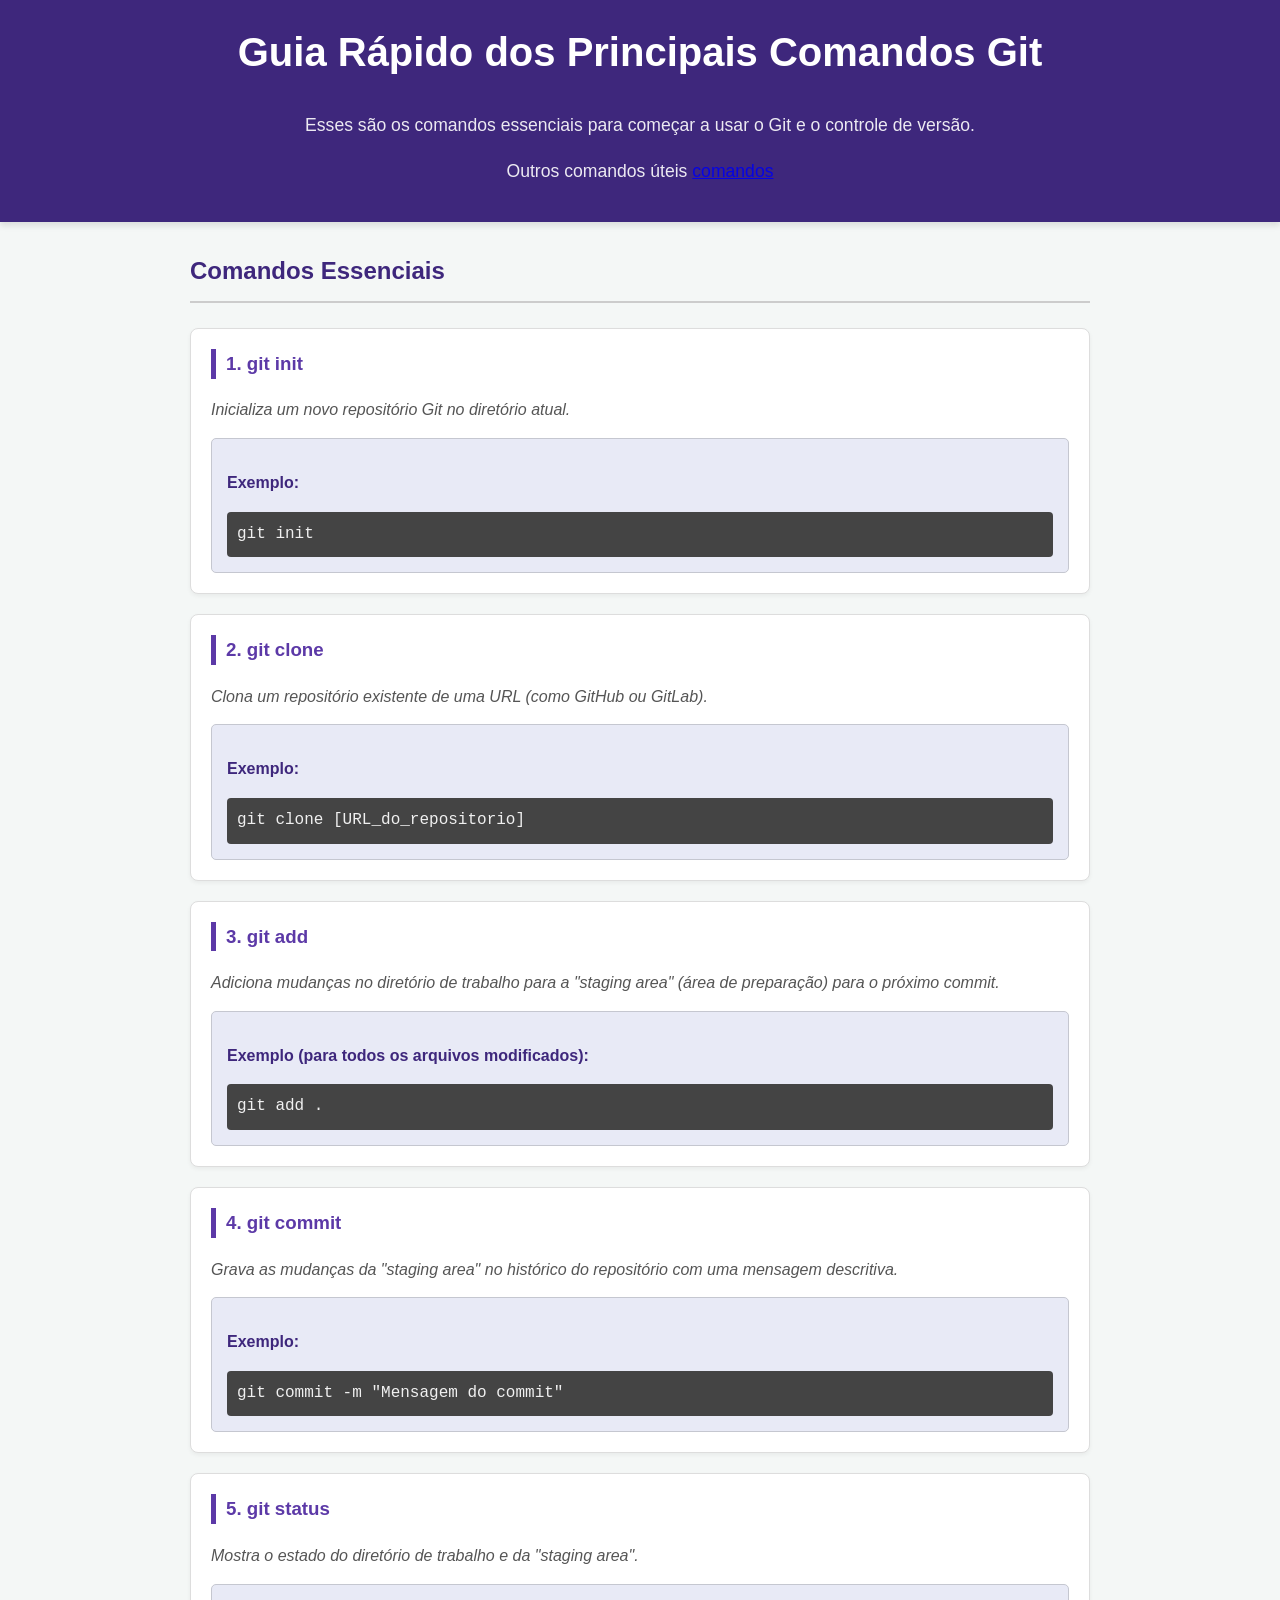
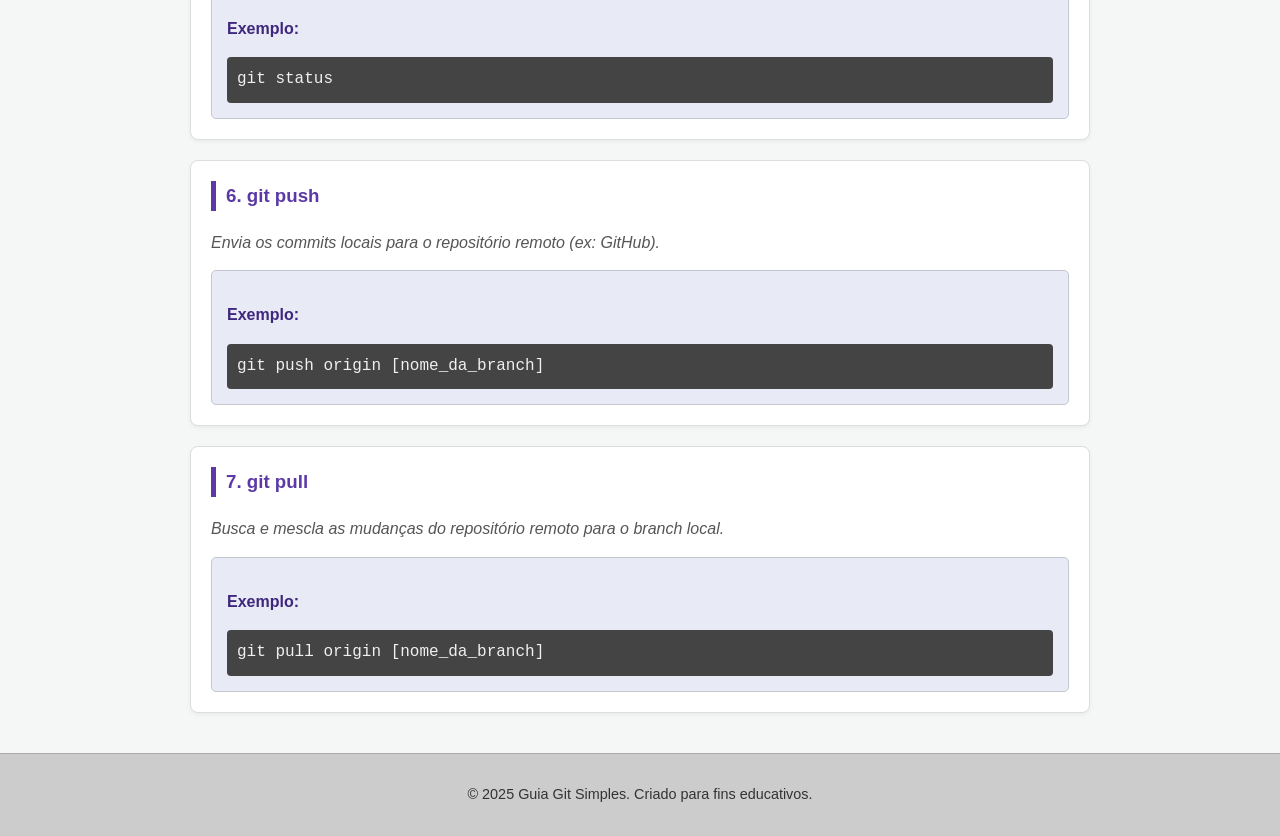
<file: index.html>
<!doctype html>
<html lang="pt-BR">
  <head>
    <meta charset="UTF-8" />
    <meta name="viewport" content="width=device-width, initial-scale=1.0" />
    <title>Guia Rápido dos Principais Comandos Git</title>
    <link rel="stylesheet" href="styles.css" />
  </head>
  <body>
    <!-- Apresentação do guia e navegação entre as páginas de comandos. -->
    <header>
      <h1>Guia Rápido dos Principais Comandos Git</h1>
      <p>Esses são os comandos essenciais para começar a usar o Git e o controle de versão.</p>
      <p>Outros comandos úteis <a href="outros.html">comandos</a></p>
    </header>

    <!-- Cada bloco associa um comando, sua finalidade e um exemplo de uso. -->
    <main>
      <section id="comandos">
        <h2>Comandos Essenciais</h2>

        <div class="comando-item">
          <h3>1. git init</h3>
          <p class="descricao">Inicializa um novo repositório Git no diretório atual.</p>
          <div class="exemplo">
            <p><strong>Exemplo:</strong></p>
            <pre><code>git init</code></pre>
          </div>
        </div>

        <div class="comando-item">
          <h3>2. git clone</h3>
          <p class="descricao">
            Clona um repositório existente de uma URL (como GitHub ou GitLab).
          </p>
          <div class="exemplo">
            <p><strong>Exemplo:</strong></p>
            <pre><code>git clone [URL_do_repositorio]</code></pre>
          </div>
        </div>

        <div class="comando-item">
          <h3>3. git add</h3>
          <p class="descricao">
            Adiciona mudanças no diretório de trabalho para a "staging area" (área de preparação)
            para o próximo commit.
          </p>
          <div class="exemplo">
            <p>
              <strong>Exemplo (para todos os arquivos modificados):</strong>
            </p>
            <pre><code>git add .</code></pre>
          </div>
        </div>

        <div class="comando-item">
          <h3>4. git commit</h3>
          <p class="descricao">
            Grava as mudanças da "staging area" no histórico do repositório com uma mensagem
            descritiva.
          </p>
          <div class="exemplo">
            <p><strong>Exemplo:</strong></p>
            <pre><code>git commit -m "Mensagem do commit"</code></pre>
          </div>
        </div>

        <div class="comando-item">
          <h3>5. git status</h3>
          <p class="descricao">Mostra o estado do diretório de trabalho e da "staging area".</p>
          <div class="exemplo">
            <p><strong>Exemplo:</strong></p>
            <pre><code>git status</code></pre>
          </div>
        </div>

        <div class="comando-item">
          <h3>6. git push</h3>
          <p class="descricao">Envia os commits locais para o repositório remoto (ex: GitHub).</p>
          <div class="exemplo">
            <p><strong>Exemplo:</strong></p>
            <pre><code>git push origin [nome_da_branch]</code></pre>
          </div>
        </div>

        <div class="comando-item">
          <h3>7. git pull</h3>
          <p class="descricao">
            Busca e mescla as mudanças do repositório remoto para o branch local.
          </p>
          <div class="exemplo">
            <p><strong>Exemplo:</strong></p>
            <pre><code>git pull origin [nome_da_branch]</code></pre>
          </div>
        </div>
      </section>
    </main>

    <footer>
      <p>&copy; 2025 Guia Git Simples. Criado para fins educativos.</p>
    </footer>
  </body>
</html>
</file>
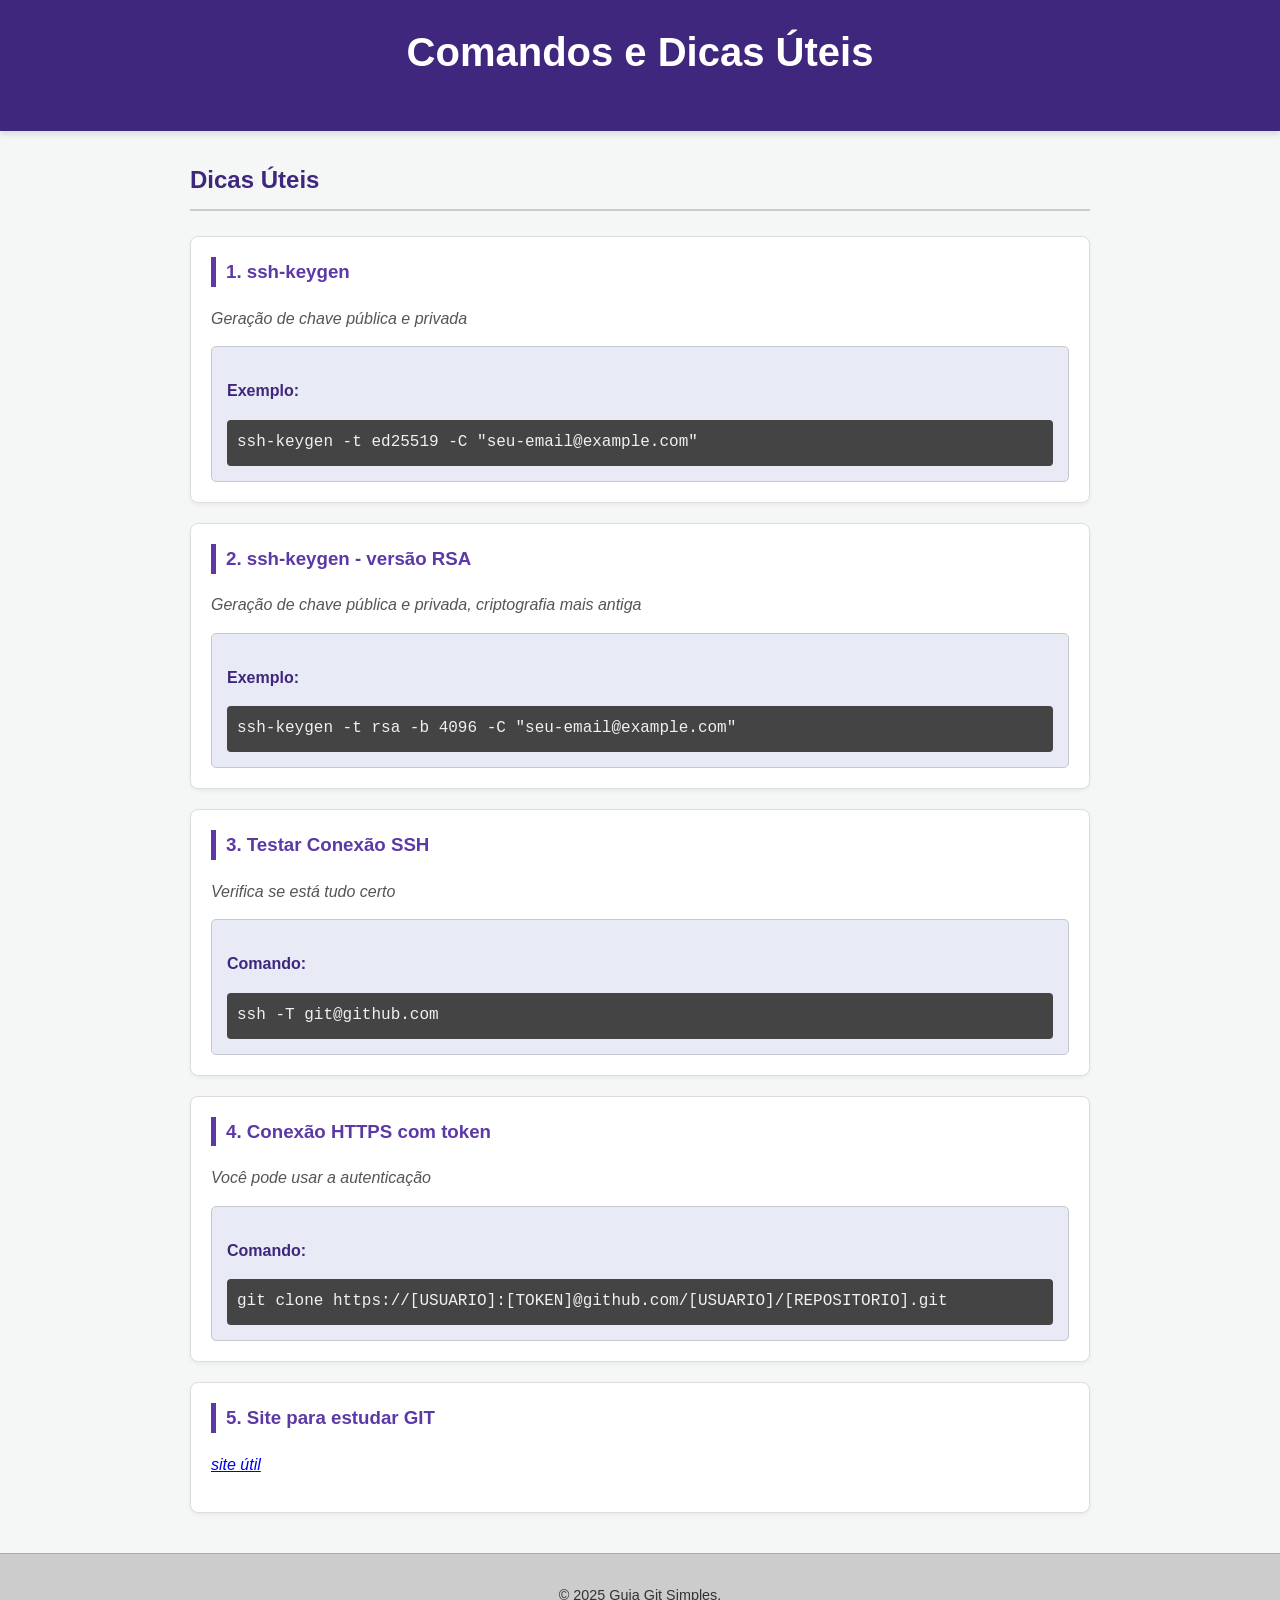
<file: outros.html>
<!doctype html>
<html lang="pt-BR">
  <head>
    <meta charset="UTF-8" />
    <meta name="viewport" content="width=device-width, initial-scale=1.0" />
    <title>Guia Rápido dos Principais Comandos Git</title>
    <link rel="stylesheet" href="styles.css" />
  </head>
  <body>
    <!-- Apresentação do guia e navegação entre as páginas de comandos. -->
    <header>
      <h1>Comandos e Dicas Úteis</h1>
    </header>

    <!-- Cada bloco associa um comando, sua finalidade e um exemplo de uso. -->
    <main>
      <section id="comandos">
        <h2>Dicas Úteis</h2>

        <div class="comando-item">
          <h3>1. ssh-keygen</h3>
          <p class="descricao">Geração de chave pública e privada</p>
          <div class="exemplo">
            <p><strong>Exemplo:</strong></p>
            <pre><code>ssh-keygen -t ed25519 -C "seu-email@example.com"</code></pre>
          </div>
        </div>

        <div class="comando-item">
          <h3>2. ssh-keygen - versão RSA</h3>
          <p class="descricao">Geração de chave pública e privada, criptografia mais antiga</p>
          <div class="exemplo">
            <p><strong>Exemplo:</strong></p>
            <pre><code>ssh-keygen -t rsa -b 4096 -C "seu-email@example.com"</code></pre>
          </div>
        </div>

        <div class="comando-item">
          <h3>3. Testar Conexão SSH</h3>
          <p class="descricao">Verifica se está tudo certo</p>
          <div class="exemplo">
            <p>
              <strong>Comando:</strong>
            </p>
            <pre><code>ssh -T git@github.com</code></pre>
          </div>
        </div>

        <div class="comando-item">
          <h3>4. Conexão HTTPS com token</h3>
          <p class="descricao">Você pode usar a autenticação</p>
          <div class="exemplo">
            <p><strong>Comando:</strong></p>
            <pre><code>git clone https://[USUARIO]:[TOKEN]@github.com/[USUARIO]/[REPOSITORIO].git</code></pre>
          </div>
        </div>

        <div class="comando-item">
          <h3>5. Site para estudar GIT</h3>
          <p class="descricao">
            <a href="https://git-school.github.io/visualizing-git/">site útil</a>
          </p>
        </div>
      </section>
    </main>

    <footer>
      <p>&copy; 2025 Guia Git Simples.</p>
    </footer>
  </body>
</html>
</file>
<file: styles.css>
/* Estilos do guia estático. Não depende de framework ou etapa de build. */
body {
  font-family: 'Arial', sans-serif;
  margin: 0;
  padding: 0;
  background-color: #f4f7f6;
  color: #333;
  line-height: 1.6;
}

header {
  background-color: #3e277c;
  color: white;
  padding: 20px;
  text-align: center;
  box-shadow: 0 4px 6px rgba(0, 0, 0, 0.1);
}

header h1 {
  margin-top: 0;
  font-size: 2.5em;
}

header p {
  font-size: 1.1em;
  opacity: 0.9;
}

main {
  max-width: 900px;
  margin: 30px auto;
  padding: 0 20px;
}

h2 {
  color: #3e277c;
  border-bottom: 2px solid #ccc;
  padding-bottom: 10px;
  margin-bottom: 25px;
}

.comando-item {
  background-color: white;
  border: 1px solid #ddd;
  border-radius: 8px;
  padding: 20px;
  margin-bottom: 20px;
  box-shadow: 0 2px 4px rgba(0, 0, 0, 0.05);
}

.comando-item h3 {
  color: #5c39a7;
  margin-top: 0;
  border-left: 5px solid #5c39a7;
  padding-left: 10px;
}

.descricao {
  font-style: italic;
  color: #555;
  margin-bottom: 15px;
}

.exemplo {
  background-color: #e8eaf6;
  padding: 15px;
  border-radius: 5px;
  border: 1px solid #c5c7d0;
  margin-top: 10px;
}

.exemplo p strong {
  color: #3e277c;
  display: block;
  margin-bottom: 5px;
}

pre {
  background-color: #444;
  color: #f0f0f0;
  padding: 10px;
  border-radius: 4px;
  overflow-x: auto;
  margin: 0;
}

code {
  font-family: 'Consolas', 'Monaco', monospace;
}

footer {
  text-align: center;
  padding: 15px;
  background-color: #ccc;
  color: #333;
  font-size: 0.9em;
  margin-top: 40px;
  border-top: 1px solid #aaa;
}
</file>
